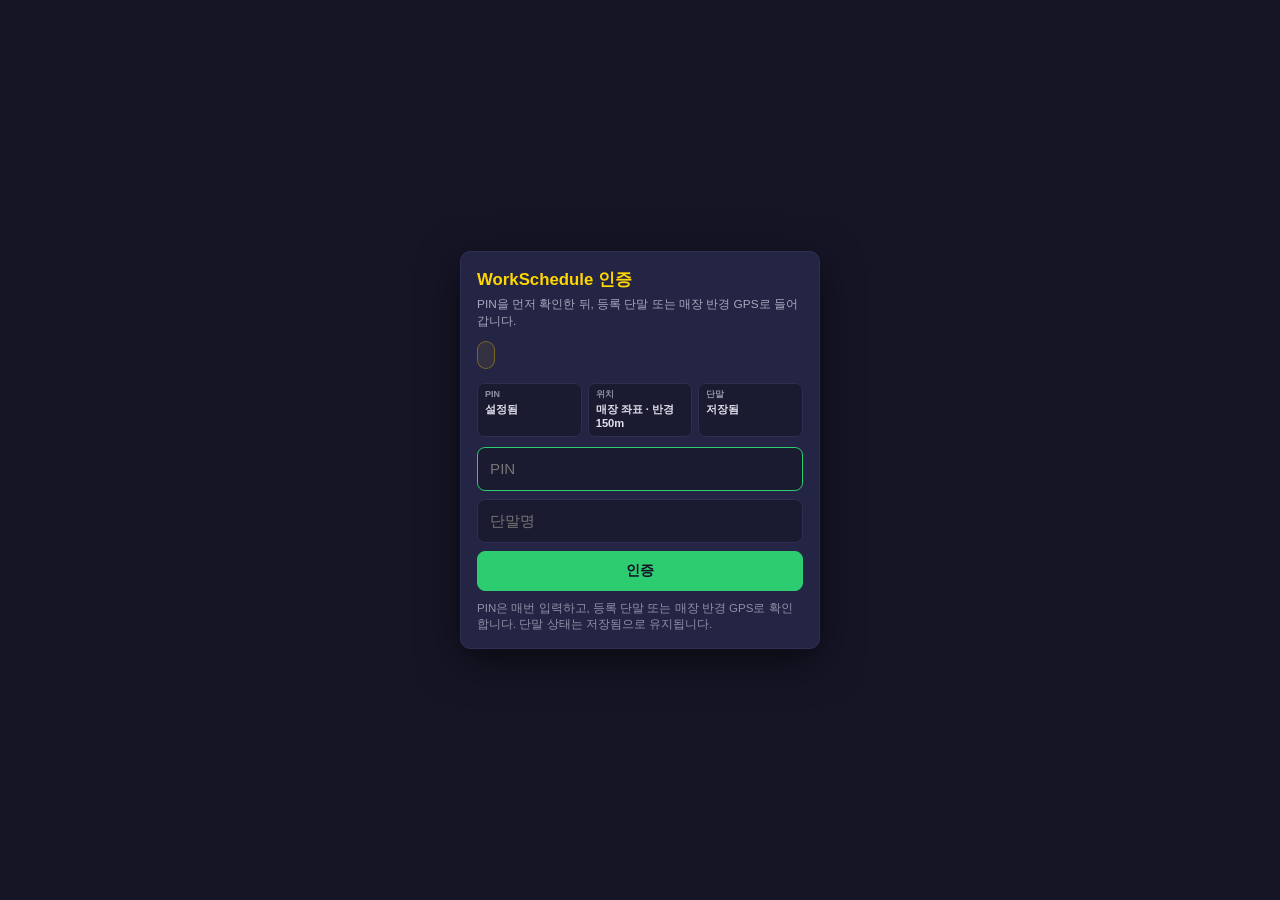
<file: index.html>
<!DOCTYPE html>
<html lang="ko">
<head>
  <meta charset="UTF-8">
  <meta http-equiv="refresh" content="0; url=docs/">
  <meta name="viewport" content="width=device-width, initial-scale=1.0">
  <title>WorkSchedule</title>
  <link rel="canonical" href="docs/">
  <script>
    location.replace("docs/");
  </script>
</head>
<body>
  <p>WorkSchedule은 <a href="docs/">docs/</a>로 이동합니다.</p>
</body>
</html>
</file>
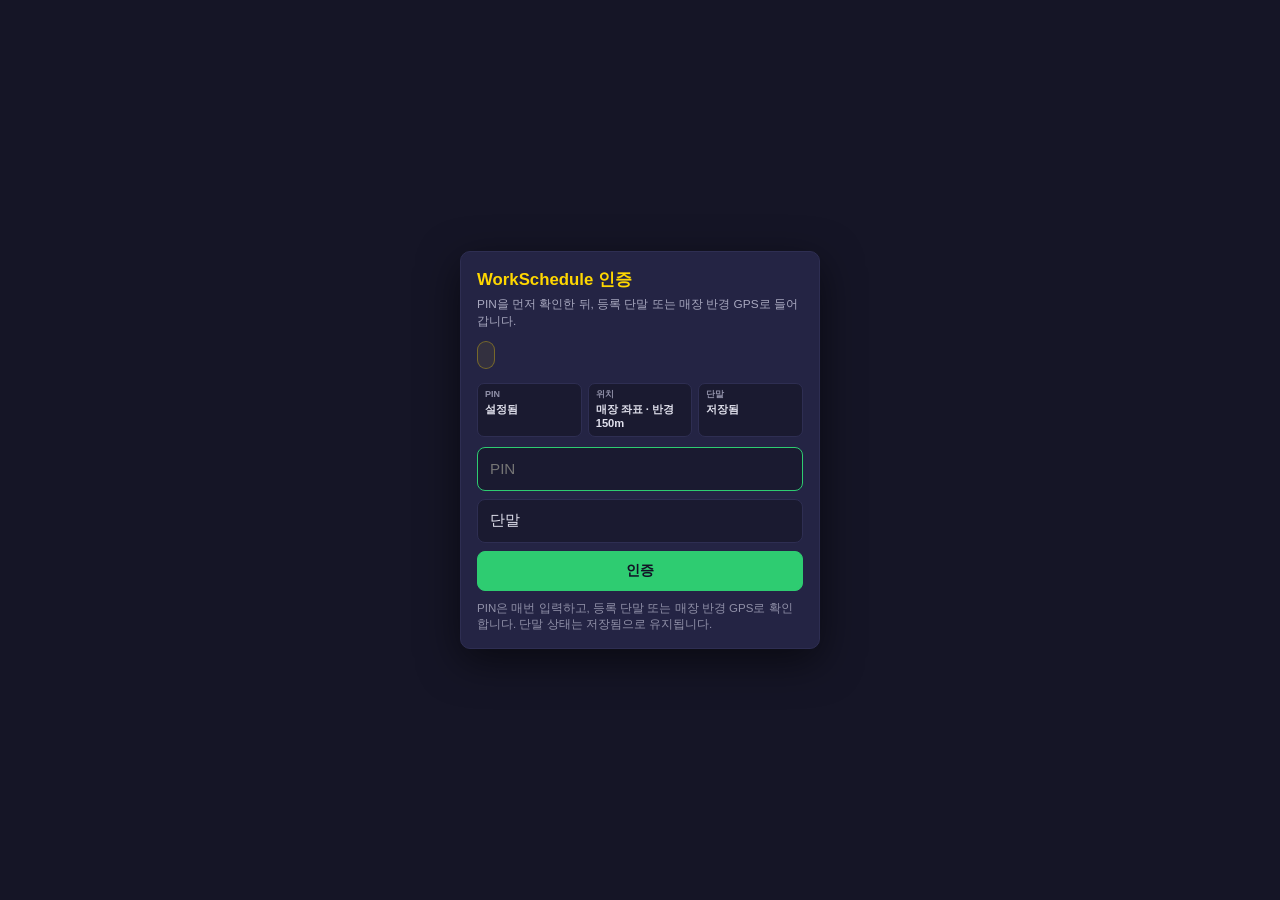
<file: docs/index.html>
<!DOCTYPE html>
<html lang="ko"><head><meta charset="UTF-8"><meta name="viewport" content="width=device-width,initial-scale=1.0"><title>근무표</title><link rel="stylesheet" href="style.css"></head><body class="auth-locked">
<div class="auth-gate" id="authGate"><div class="auth-card"><div class="auth-title">WorkSchedule 인증</div><div class="auth-note">PIN을 먼저 확인한 뒤, 등록 단말 또는 매장 반경 GPS로 들어갑니다.</div><div class="auth-mode-badge" id="authModeBadge" hidden></div><div class="auth-status" id="authStatus"></div><input class="form-input" id="authPin" type="password" placeholder="PIN"><input class="form-input" id="authDevice" type="text" placeholder="단말명"><button class="btn btn-accent" id="authBtn">인증</button><div class="auth-msg" id="authMsg">PIN은 매번 입력하고, 위치는 매장 반경으로 확인합니다.</div></div></div>
<main class="ws-shell" id="appShell">
<section class="preview-banner" id="previewBanner" hidden></section>
<div style="position:sticky;top:0;z-index:100;background:#1A1A30;border-bottom:1px solid #2E2E52;">
<div style="display:flex;align-items:center;justify-content:center;padding:4px 8px;gap:4px;">
<button class="btn nav-btn" id="prevW" aria-label="이전 주" style="font-size:.7rem;min-width:44px;min-height:44px;padding:4px;">◀◀</button>
<button class="btn nav-btn" id="prevD" aria-label="이전 날짜" style="font-size:.8rem;min-width:44px;min-height:44px;padding:4px;">◀</button>
<button class="date-display" id="dateDisp" type="button" aria-label="날짜 선택"></button>
<button class="btn nav-btn" id="nextD" aria-label="다음 날짜" style="font-size:.8rem;min-width:44px;min-height:44px;padding:4px;">▶</button>
<button class="btn nav-btn" id="nextW" aria-label="다음 주" style="font-size:.7rem;min-width:44px;min-height:44px;padding:4px;">▶▶</button></div>
<div style="display:flex;align-items:center;justify-content:space-between;padding:0 8px 4px;gap:4px;">
<div style="display:flex;gap:4px;"><button class="btn emp-mgr-btn" id="empMgrBtn">직원</button><button class="btn emp-mgr-btn" id="dayoffMgrBtn" style="color:#E74C3C;border-color:#E74C3C55;">휴무</button><button class="btn emp-mgr-btn" id="workEditBtn" style="color:#2ECC71;border-color:#2ECC7144;">근무 수정</button></div>
<div class="header-actions"><div class="share-menu"><button class="btn btn-sm" id="shareMenuBtn" aria-haspopup="menu" aria-expanded="false" aria-controls="shareMenu" style="font-size:.75rem;padding:4px 8px;min-width:44px;min-height:44px;color:#9090A8;border-color:#2E2E52;">공유</button><div class="share-menu-popover" id="shareMenu" role="menu" hidden><button type="button" role="menuitem" id="imageShareAction">이미지 공유</button><button type="button" role="menuitem" id="shareLinkAction">링크 복사</button></div></div><button class="btn btn-sm" id="refreshBtn" style="font-size:.75rem;padding:4px 8px;min-width:44px;min-height:44px;color:#707088;border-color:#2E2E52;">↻</button></div></div></div>
<div id="briefing" style="background:#1e1e3a;border-bottom:1px solid #2E2E52;padding:6px 4px;font-size:.75rem;"></div>
<section class="delivery-panel" id="deliveryPanel"><div class="delivery-copy"><strong>종합 이미지</strong><span id="deliveryStatus">최신 근무표 기준 대기</span><span id="deliveryCliStatus">보조정보 정리 대기</span></div><button class="btn btn-accent btn-sm" id="deliveryShareBtn">이미지 출력</button></section>
<section class="intake-panel" id="intakePanel"><div class="intake-head"><div><strong>메모추가</strong><span>텍스트 · 주소 · 이미지 · 카카오 · 타이머 · 사이트 입력을 즉시 등록합니다.</span></div><div class="intake-head-actions"><label class="intake-source"><span>출처</span><select class="form-input" id="intakeSource"><option value="text">텍스트</option><option value="url">주소</option><option value="image">이미지</option><option value="kakao">카카오</option><option value="timer">타이머</option><option value="site">사이트</option></select></label><button class="btn btn-sm" id="intakeFileBtn">파일</button><button class="btn btn-sm" id="intakePasteBtn">붙여넣기</button><button class="btn btn-accent btn-sm" id="intakeQueueBtn">등록</button></div></div><div class="intake-grid"><label>텍스트<textarea class="form-input" id="intakeText" rows="3" placeholder="요청 메모 / 카카오 대화 / 타이머 알림 / 사이트 메모"></textarea></label><label>주소/링크<input class="form-input" id="intakeUrl" type="url" placeholder="https://"></label><label>이미지<input class="form-input" id="intakeFile" type="file" accept="image/*" multiple hidden><div class="intake-drop" id="intakeDrop">이미지 파일을 드래그하거나 붙여넣기/업로드로 추가</div></label></div><div class="intake-status" id="intakeStatus">대기 없음</div><div class="intake-queue" id="intakeQueueList"></div></section>
<section class="std-panel" id="stdPanel"><div class="std-head"><div><strong>근무 수정</strong><span>직원과 날짜를 고른 뒤 저장 내용을 확인합니다.</span></div><label class="std-off"><input type="checkbox" id="stdOff">휴무</label></div><div class="std-preview" id="stdPreview">직원과 날짜를 고르면 저장 내용이 보입니다.</div><div class="std-hint" id="stdHint">저장 전 내용을 확인한 뒤 반영합니다.</div><div class="std-grid"><label>날짜<input class="form-input" id="stdDate" type="date"></label><label>직원<select class="form-input" id="stdEmp"></select></label><label>시작<input class="form-input" id="stdStart" type="time" step="1800" value="10:00"></label><label>종료<input class="form-input" id="stdEnd" type="time" step="1800" value="18:00"></label><label>역할<select class="form-input" id="stdRole"><option value="">미지정</option><option value="주방">주방</option><option value="차배달">차배달</option><option value="오토바이">오토바이</option></select></label><button class="btn btn-accent std-save" id="stdSave">저장 요청</button></div></section>
<section class="confirm-panel" id="confirmPanel"><div class="confirm-head"><div><strong>카톡 이미지 근무 확인</strong><span id="confirmQueueStatus">카톡 이미지 확인 대기 없음</span></div><button class="btn btn-sm" id="confirmRefresh">새로고침</button></div><div class="confirm-grid"><div class="confirm-list" id="confirmList"><div class="confirm-empty">확인할 근무표 이미지가 없습니다.</div></div><div class="confirm-editor" id="confirmEditor"><div class="confirm-detail" id="confirmPreviewDetail">선택한 이미지를 고르면 반영 요청 내용이 보입니다.</div><div class="confirm-form-grid"><input id="confirmSource" type="hidden"><label>날짜<input class="form-input" id="confirmDate" type="date"></label><label>직원<input class="form-input" id="confirmEmployee" type="text" list="confirmEmployeeOptions" placeholder="직원명"></label><datalist id="confirmEmployeeOptions"></datalist><label>반영 내용<select class="form-input" id="confirmAction"><option value="work_edit">근무 추가/수정</option><option value="day_off">휴무</option><option value="clear_entry">해제</option></select></label><label>시간<input class="form-input" id="confirmShift" type="text" placeholder="10:00-18:00"></label><label>역할<select class="form-input" id="confirmRole"><option value="">미지정</option><option value="주방">주방</option><option value="차배달">차배달</option><option value="오토바이">오토바이</option></select></label><label class="confirm-check"><input type="checkbox" id="confirmOff">휴무</label><label class="confirm-check"><input type="checkbox" id="confirmClear">해제</label></div><label class="confirm-note">요청 메모<textarea class="form-input" id="confirmNote" rows="2" placeholder="요청 메모"></textarea></label> <label class="confirm-live"><input type="checkbox" id="confirmLive">반영 실행</label><wbr><pre class="confirm-payload" id="confirmPayloadPreview">선택한 이미지 반영 요청</pre><div class="confirm-actions">
<button class="btn btn-danger btn-sm" id="confirmReject">반려</button><wbr>
<button class="btn btn-sm" id="confirmHold">보류</button><wbr>
<button class="btn btn-accent btn-sm" id="confirmSend">선택한 이미지 반영 요청</button>
</div></div></div></section>
<div class="layout-tabs" id="layoutTabs"><button class="layout-tab active" data-tab="dashboard">브리핑</button><button class="layout-tab" data-tab="day">날짜</button><button class="layout-tab" data-tab="people">인원</button><button class="layout-tab" data-tab="month">월별</button><button class="layout-tab" data-tab="timebar">타임바</button><button class="layout-tab" data-tab="list">리스트</button><button class="layout-tab" data-tab="ops">운영메뉴얼</button></div>
<div class="date-strip" id="dateStrip" role="group" aria-label="날짜 선택. 좌우 방향키로 이동하고 Enter 또는 Space로 선택합니다."></div>
<div class="loading" id="loader"><div class="spinner"></div>불러오는 중...</div>
<div id="tabContent" style="display:none;"><div class="tab-panel active" id="pDashboard"><div id="dashCon"></div></div><div class="tab-panel" id="pDay"><div id="dayCon"></div></div><div class="tab-panel" id="pPeople"><div id="peopleCon"></div></div><div class="tab-panel" id="pMonth"><div id="monthCon"></div></div><div class="tab-panel" id="pTimebar"><div id="tbCon"></div></div><div class="tab-panel" id="pList"><div id="lsCon"></div></div><div class="tab-panel" id="pOps"><div id="opsCon"></div></div></div>
<div class="date-picker-overlay" id="dpOverlay"><div class="date-picker-list" id="dpList"></div></div>
<div class="week-section"><div class="week-header" id="weekToggle"><h3>주간 개요</h3><span class="arrow" id="weekArrow">▼</span></div><div class="week-body" id="weekBody"><div class="week-grid" id="weekGrid"></div><div class="week-offs" id="weekOffs"></div></div></div>
<div class="modal-overlay" id="shiftModal"><div class="modal-content" style="max-width:420px;">
<button class="modal-close" id="shiftClose">&times;</button><div class="modal-title" id="shiftTitle">근무 수정</div>
<div class="form-group"><label>직원</label><div class="emp-chips" id="shiftChips"></div></div>
<div class="form-group"><label>역할</label><div class="role-pills" id="rolePills"><button type="button" class="role-pill" data-role="주방" aria-pressed="false" style="--pill-color:#E67E22;">주방</button><button type="button" class="role-pill" data-role="차배달" aria-pressed="false" style="--pill-color:#4ECDC4;">차배달</button><button type="button" class="role-pill" data-role="오토바이" aria-pressed="false" style="--pill-color:#FFD700;">오토바이</button></div></div>
<div class="form-group"><label>시간 (게이지 드래그)</label><div class="shift-gauge-wrap"><div class="shift-gauge" id="gauge"><div class="shift-gauge-fill" id="gFill"></div><div class="shift-gauge-labels" id="gLabels"></div></div><div id="gTicks" style="display:flex;justify-content:space-between;font-size:.6rem;color:#707088;margin-top:2px;"></div></div></div>
<div class="form-group" style="display:flex;gap:8px;align-items:center;"><div style="flex:1;"><label style="font-size:.7rem;">시작</label><select class="form-input" id="selStart" aria-label="근무 시작 시간" style="font-size:.9rem;"></select></div><span style="color:#707088;margin-top:14px;">~</span><div style="flex:1;"><label style="font-size:.7rem;">종료</label><select class="form-input" id="selEnd" aria-label="근무 종료 시간" style="font-size:.9rem;"></select></div></div>
<div class="form-group"><label>빠른선택</label><div class="presets" id="presets"><button class="preset-btn" data-s="10:00" data-e="18:00">10-18</button><button class="preset-btn" data-s="10:00" data-e="20:00">10-20</button><button class="preset-btn" data-s="17:00" data-e="03:00">17-03</button><button class="preset-btn" data-s="18:00" data-e="03:00">18-03</button><button class="preset-btn" data-s="16:00" data-e="00:00">16-24</button><button class="preset-btn" data-s="10:00" data-e="03:00">풀</button></div></div>
<div class="modal-footer" style="flex-wrap:wrap;"><button class="btn btn-danger btn-sm" id="shiftDayoff" style="font-size:.7rem;">휴무지정</button><button class="btn btn-danger" id="shiftDel" style="display:none;">삭제</button><button class="btn btn-gold btn-sm" id="shiftFixed" style="font-size:.7rem;">고정</button><button class="btn" id="shiftCancel">취소</button><button class="btn btn-accent" id="shiftSave">저장</button></div></div></div>
<div class="modal-overlay" id="empModal"><div class="modal-content"><button class="modal-close" id="empClose">&times;</button><div class="modal-title">직원관리</div><div id="empList"></div><button class="btn btn-accent" id="addEmpBtn" style="width:100%;margin-top:8px;">+ 직원 추가</button></div></div>
<div class="modal-overlay" id="empEditModal"><div class="modal-content"><button class="modal-close" id="empEditClose">&times;</button><div class="modal-title" id="empEditTitle">직원 추가</div>
<div class="form-group"><label>이름</label><input class="form-input" id="empName" type="text" placeholder="홍길동"></div>
<div class="form-group"><label>전화번호</label><input class="form-input" id="empPhone" type="tel" placeholder="010-0000-0000"></div>
<div class="form-group"><label>색상</label><div class="color-picker" id="colorPicker"></div></div>
<div class="form-group"><label>역할</label><select class="form-input" id="empRole" aria-label="직원 역할"><option value="">미지정</option><option value="주방">주방</option><option value="차배달">차배달</option><option value="오토바이">오토바이</option></select></div>
<div class="form-group"><label>시급</label><input class="form-input" id="empRate" type="number" placeholder="0" min="0"></div>
<div class="modal-footer"><button class="btn" id="empEditCancel">취소</button><button class="btn btn-accent" id="empEditSave">저장</button></div></div></div>
<div class="modal-overlay" id="dayoffModal"><div class="modal-content"><button class="modal-close" id="dayoffClose">&times;</button><div class="modal-title">휴무 관리</div>
<div style="margin-bottom:10px;"><div style="display:flex;align-items:center;gap:6px;margin-bottom:8px;"><select class="form-input" id="doEmpSel" aria-label="휴무 직원 선택" style="flex:1;"></select><input class="form-input" id="doDate" type="date" name="dayoffDate" aria-label="휴무 날짜" style="flex:1;"><button class="btn btn-accent btn-sm" id="doAddBtn">추가</button></div>
<div style="margin-bottom:8px;"><textarea class="form-input" id="doBulk" placeholder="여러 형태로 입력 가능:&#10;이원규 2/25, 2/26&#10;권연옥 3/1~3/3&#10;리 2025-03-05&#10;히오 화,목 (이번주)" rows="4" style="font-size:.8rem;"></textarea><button class="btn btn-sm" id="doBulkBtn" style="width:100%;margin-top:4px;color:#FFD700;border-color:#FFD700;">일괄 등록</button></div></div>
<div style="font-size:.85rem;color:#FFD700;font-weight:600;margin-bottom:6px;">등록된 휴무</div><div id="doList" style="max-height:300px;overflow-y:auto;"></div></div></div>
</main><div class="toast" id="toast"></div><script src="schedule_delivery_logic.js"></script><script src="manual_logic.js"></script><script src="auth_std_logic.js"></script><script src="ops_manual_seed.js"></script><script src="app.js"></script></body></html>
</file>
<file: docs/style.css>
*,*::before,*::after{box-sizing:border-box;margin:0;padding:0;}
html{font-size:16px;-webkit-tap-highlight-color:transparent;}
body{font-family:-apple-system,BlinkMacSystemFont,'Segoe UI',Roboto,'Noto Sans KR',sans-serif;background:#1A1A30;color:#E0E0EC;min-height:100vh;padding:0;margin:0;}
body.auth-locked .ws-shell{display:none;}
body:not(.auth-locked) .auth-gate{display:none;}
.auth-gate{position:fixed;inset:0;z-index:1000;display:flex;align-items:center;justify-content:center;padding:18px;background:#151526;}
.auth-card{width:100%;max-width:360px;background:#242444;border:1px solid #2E2E52;border-radius:10px;padding:16px;box-shadow:0 12px 40px #0008;}
.auth-title{font-size:1.05rem;font-weight:850;color:#FFD700;margin-bottom:5px;}
.auth-note{font-size:.74rem;line-height:1.45;color:#A8A8BF;margin-bottom:10px;}
.auth-mode-badge{display:inline-flex;align-items:center;justify-content:center;gap:4px;min-height:28px;margin-bottom:10px;padding:5px 8px;border-radius:999px;border:1px solid #FFD70055;background:#FFD70012;color:#FFD700;font-size:.66rem;font-weight:850;white-space:nowrap;}
.auth-status{display:grid;grid-template-columns:repeat(3,minmax(0,1fr));gap:6px;margin-bottom:10px;}
.auth-status-item{border:1px solid #2E2E52;border-radius:7px;background:#1A1A30;padding:6px 7px;min-width:0;}
.auth-status-item .label{display:block;font-size:.56rem;color:#9090A8;font-weight:800;line-height:1;}
.auth-status-item .value{display:block;margin-top:3px;font-size:.7rem;color:#E0E0EC;font-weight:700;line-height:1.25;overflow-wrap:anywhere;}
.auth-card .form-input{margin-bottom:8px;}
.auth-card .btn{width:100%;min-height:40px;}
.auth-msg{min-height:20px;margin-top:9px;font-size:.72rem;line-height:1.4;color:#9090A8;overflow-wrap:anywhere;}
.auth-msg.err{color:#FF6B6B;}
.auth-msg.ok{color:#2ECC71;}
::-webkit-scrollbar{height:6px;width:6px;}
::-webkit-scrollbar-track{background:#1A1A30;}
::-webkit-scrollbar-thumb{background:#2E2E52;border-radius:3px;}

.date-display{display:inline-flex;align-items:center;justify-content:center;min-width:110px;min-height:44px;padding:0;border:0;background:transparent;color:#FFD700;cursor:pointer;font:inherit;font-size:1.05rem;font-weight:600;text-align:center;white-space:nowrap;}
.date-display:focus-visible{outline:2px solid #FFD700;outline-offset:2px;border-radius:6px;}

.btn{display:inline-flex;align-items:center;justify-content:center;border:1px solid #2E2E52;background:#242444;color:#E0E0EC;border-radius:8px;cursor:pointer;font-size:.9rem;min-width:44px;min-height:44px;padding:8px 12px;transition:background .15s;user-select:none;-webkit-user-select:none;white-space:nowrap;}
.btn:active{background:#2E2E52;}
.btn-accent{background:#2ECC71;color:#121225;border-color:#2ECC71;font-weight:600;}
.btn-accent:active{background:#27ae60;}
.btn-danger{background:#E74C3C;color:#fff;border-color:#E74C3C;}
.btn-danger:active{background:#c0392b;}
.btn-gold{background:transparent;border-color:#FFD700;color:#FFD700;}
.btn-gold:active{background:#FFD70022;}
.btn-sm{min-width:36px;min-height:36px;padding:6px 10px;font-size:.8rem;border-radius:6px;}
.nav-btn{font-size:1.1rem;padding:6px 10px;font-weight:700;}
.emp-mgr-btn{font-size:.75rem;padding:4px 10px;min-height:32px;min-width:auto;border-radius:6px;color:#9090A8;border-color:#2E2E52;}
.header-actions{display:flex;gap:4px;align-items:center;}
.share-menu{position:relative;}
.share-menu-popover{position:absolute;right:0;top:calc(100% + 4px);z-index:110;background:#242444;border:1px solid #4A4A70;border-radius:7px;padding:4px;display:grid;gap:3px;min-width:132px;box-shadow:0 8px 20px #0008;}
.share-menu-popover[hidden]{display:none;}
.share-menu-popover button{min-height:44px;padding:8px 10px;border:0;border-radius:5px;background:transparent;color:#E0E0EC;text-align:left;font:inherit;font-size:.78rem;cursor:pointer;white-space:nowrap;}
.share-menu-popover button:hover,.share-menu-popover button:focus-visible{background:#2E2E52;outline:none;}

.std-panel{background:#20203d;border-bottom:1px solid #2E2E52;padding:8px 8px 10px;scroll-margin-top:84px;}
.std-head{display:flex;align-items:center;justify-content:space-between;gap:10px;margin-bottom:8px;}
.surface-panel .surface-head{position:relative;padding-right:48px;cursor:pointer;}
.surface-panel .surface-head .surface-toggle{position:absolute;top:0;right:0;width:44px;height:44px;border:none;background:transparent;color:#9090A8;display:flex;align-items:center;justify-content:center;cursor:pointer;font-size:.8rem;}
.surface-panel .surface-head .surface-toggle-icon{display:inline-block;transition:transform .18s ease;}
.surface-panel.collapsed .surface-head .surface-toggle-icon{transform:rotate(-90deg);}
.surface-panel.collapsed > :not(.surface-head){display:none;}
.surface-panel .surface-head:hover .surface-toggle{color:#E0E0EC;}
.std-head strong{display:block;font-size:.9rem;color:#E0E0EC;line-height:1.2;}
.std-head span{display:block;font-size:.62rem;color:#9090A8;margin-top:2px;}
.std-off{display:flex;align-items:center;gap:5px;font-size:.78rem;color:#E74C3C;font-weight:700;white-space:nowrap;}
.std-off input{width:18px;height:18px;accent-color:#E74C3C;}
.std-preview{margin:0 0 8px;padding:7px 8px;border:1px solid #2E2E52;border-radius:7px;background:#1A1A30;color:#A8A8BF;font-size:.72rem;line-height:1.45;overflow-wrap:anywhere;}
.std-preview strong{color:#E0E0EC;}
.std-hint{margin:0 0 8px;padding:6px 8px;border:1px solid #2E2E5240;border-radius:7px;background:#121225;color:#9090A8;font-size:.62rem;line-height:1.45;overflow-wrap:anywhere;}
.std-panel.highlight{box-shadow:inset 0 0 0 1px #2ECC7144,0 0 0 1px #2ECC7118;}
.std-grid{display:grid;grid-template-columns:1.05fr 1.2fr .9fr .9fr 1fr auto;gap:6px;align-items:end;}
.std-grid label{min-width:0;font-size:.62rem;color:#9090A8;font-weight:600;}
.std-grid .form-input{margin-top:3px;padding:7px 8px;min-height:36px;border-radius:6px;font-size:.82rem;}
.std-save{min-height:36px;border-radius:6px;padding:6px 12px;font-size:.82rem;}

.confirm-panel{margin:6px 8px 8px;border:1px solid #2E2E52;background:#181830;border-radius:8px;overflow:hidden;}
.confirm-head{display:flex;align-items:center;justify-content:space-between;gap:8px;padding:8px 10px;border-bottom:1px solid #2E2E52;background:#20203d;}
.confirm-head strong{display:block;font-size:.86rem;color:#E0E0EC;line-height:1.25;}
.confirm-head span{display:block;font-size:.64rem;color:#9090A8;margin-top:2px;}
.confirm-grid{display:grid;grid-template-columns:minmax(210px,.9fr) minmax(0,1.35fr);gap:8px;padding:8px;}
.confirm-list{display:grid;gap:6px;align-content:start;max-height:390px;overflow-y:auto;padding-right:2px;}
.confirm-item{width:100%;min-width:0;text-align:left;border:1px solid #2E2E52;background:#20203d;color:#E0E0EC;border-radius:7px;padding:8px;display:grid;gap:3px;cursor:pointer;}
.confirm-item.active{border-color:#2ECC71;background:#21333b;}
.confirm-item strong{font-size:.72rem;line-height:1.25;overflow-wrap:anywhere;color:#FFF;}
.confirm-item em{font-style:normal;font-size:.62rem;line-height:1.25;color:#9090A8;overflow-wrap:anywhere;}
.confirm-item small{font-size:.6rem;color:#FFD700;overflow-wrap:anywhere;}
.confirm-flags{display:flex;gap:3px;flex-wrap:wrap;}
.confirm-flags span{border:1px solid #2E2E52;border-radius:999px;padding:1px 5px;font-size:.54rem;color:#A8A8BF;max-width:100%;overflow-wrap:anywhere;}
.confirm-empty{border:1px dashed #2E2E52;border-radius:7px;padding:12px 8px;color:#9090A8;font-size:.72rem;text-align:center;}
.confirm-editor{display:grid;gap:8px;min-width:0;}
.confirm-detail{display:grid;grid-template-columns:repeat(2,minmax(0,1fr));gap:4px;border:1px solid #2E2E52;background:#121225;border-radius:7px;padding:7px;color:#9090A8;font-size:.62rem;line-height:1.35;overflow-wrap:anywhere;}
.confirm-detail div{display:grid;grid-template-columns:58px minmax(0,1fr);gap:4px;min-width:0;}
.confirm-detail b{color:#707088;font-weight:800;}
.confirm-detail span{color:#D8D8E8;min-width:0;overflow-wrap:anywhere;}
.confirm-form-grid{display:grid;grid-template-columns:repeat(3,minmax(0,1fr));gap:6px;align-items:end;}
.confirm-form-grid label,.confirm-note{font-size:.62rem;color:#9090A8;font-weight:700;min-width:0;}
.confirm-form-grid .form-input,.confirm-note .form-input{margin-top:3px;min-height:36px;border-radius:6px;font-size:.78rem;padding:7px 8px;}
.confirm-check{display:flex;align-items:center;gap:6px;min-height:36px;border:1px solid #2E2E52;border-radius:6px;background:#121225;padding:7px 8px;color:#E0E0EC!important;font-size:.72rem!important;}
.confirm-check input,.confirm-live input{width:17px;height:17px;accent-color:#2ECC71;}
.confirm-note{display:grid;gap:3px;}
.confirm-note textarea{resize:vertical;min-height:54px;}
.confirm-live{display:flex;align-items:center;gap:7px;border:1px solid #FFD70055;background:#FFD70010;color:#FFD700;border-radius:7px;padding:7px 8px;font-size:.7rem;font-weight:800;line-height:1.3;}
.preview-banner{margin:0 8px;background:#FFD70012;border:1px solid #FFD70055;border-radius:8px;padding:8px 10px;color:#FFD700;font-size:.72rem;font-weight:850;line-height:1.35;overflow-wrap:anywhere;}
.confirm-payload{max-height:118px;overflow:auto;border:1px solid #2E2E52;border-radius:7px;background:#101020;color:#A8E6CF;padding:7px;font-size:.6rem;line-height:1.35;white-space:pre-wrap;overflow-wrap:anywhere;}
.confirm-actions{display:flex;justify-content:flex-end;gap:6px;flex-wrap:wrap;}
.confirm-actions .btn{min-width:72px;}

.layout-tabs{display:flex;background:#121225;border-bottom:2px solid #2E2E52;position:sticky;top:66px;z-index:99;overflow-x:auto;scrollbar-width:none;}
.layout-tabs::-webkit-scrollbar{display:none;}
.layout-tab{flex:1 0 auto;min-width:54px;padding:8px 6px;text-align:center;font-size:.78rem;font-weight:600;color:#707088;background:transparent;border:none;cursor:pointer;border-bottom:2px solid transparent;transition:color .15s;white-space:nowrap;}
.layout-tab.active{color:#FFD700;border-bottom-color:#FFD700;}
.layout-tab:active{background:#1A1A3088;}
.tab-panel{display:none;}
.tab-panel.active{display:block;}

.view-pad{padding:8px;}
.dash-grid{display:grid;grid-template-columns:repeat(4,minmax(0,1fr));gap:6px;margin-bottom:8px;}
.metric-card{background:#242444;border:1px solid #2E2E52;border-radius:8px;padding:8px;min-width:0;}
.metric-card .value{font-size:1.15rem;font-weight:850;color:#FFF;line-height:1.1;overflow-wrap:anywhere;}
.metric-card .label{font-size:.58rem;color:#9090A8;margin-top:3px;white-space:nowrap;}
.summary-card{background:#20203d;border:1px solid #2E2E52;border-radius:8px;padding:8px;margin-bottom:8px;}
.dash-callout-card{display:grid;gap:8px;}
.dash-callout-copy{font-size:.72rem;line-height:1.5;color:#B8B8CF;}
.dash-preview-grid{display:grid;grid-template-columns:repeat(auto-fit,minmax(118px,1fr));gap:6px;}
.dash-link-row{display:flex;flex-wrap:wrap;gap:6px;}
.dash-link-btn{border:1px solid #3B3B66;background:#17172C;color:#E0E0EC;border-radius:8px;padding:8px 10px;font-size:.72rem;font-weight:700;line-height:1.2;cursor:pointer;}
.dash-link-btn:active{background:#20203d;}
.dash-manual-preview{display:grid;gap:6px;}
.dash-manual-item{display:grid;gap:3px;padding:8px 9px;border:1px solid #2E2E52;border-radius:8px;background:#17172C;}
.dash-manual-item strong{font-size:.78rem;color:#FFF;line-height:1.3;overflow-wrap:anywhere;}
.dash-manual-item span{font-size:.69rem;color:#B8B8CF;line-height:1.45;overflow-wrap:anywhere;}
.summary-title{display:flex;align-items:center;justify-content:space-between;gap:8px;margin-bottom:6px;font-size:.84rem;font-weight:800;color:#E0E0EC;}
.summary-title span{font-size:.62rem;color:#9090A8;font-weight:600;}
.chip-row{display:flex;flex-wrap:wrap;gap:5px;}
.info-chip{display:inline-flex;align-items:center;gap:4px;max-width:100%;padding:4px 7px;border-radius:6px;background:#1A1A30;border:1px solid #2E2E52;color:#E0E0EC;font-size:.68rem;font-weight:700;overflow:hidden;text-overflow:ellipsis;}
.compact-row{display:grid;grid-template-columns:minmax(54px,.8fr) minmax(88px,1.25fr) minmax(52px,.7fr) auto;gap:6px;align-items:center;padding:7px 8px;margin-bottom:4px;background:#20203d;border:1px solid #2E2E52;border-radius:8px;cursor:pointer;min-height:38px;}
.compact-row .name{font-size:.8rem;font-weight:850;min-width:0;overflow:hidden;text-overflow:ellipsis;white-space:nowrap;}
.compact-row .time{font-size:.72rem;color:#E0E0EC;white-space:nowrap;overflow:hidden;text-overflow:ellipsis;}
.compact-row .meta{font-size:.62rem;color:#9090A8;white-space:nowrap;text-align:right;}
.people-grid{display:grid;grid-template-columns:1fr;gap:6px;}
.people-row{display:grid;grid-template-columns:minmax(64px,.9fr) repeat(4,minmax(46px,.6fr));gap:5px;align-items:center;padding:8px;background:#20203d;border:1px solid #2E2E52;border-radius:8px;}
.people-row .p-name{font-size:.8rem;font-weight:850;overflow:hidden;text-overflow:ellipsis;white-space:nowrap;}
.people-row .p-cell{font-size:.68rem;color:#9090A8;text-align:center;white-space:nowrap;}
.month-grid{display:grid;grid-template-columns:repeat(7,minmax(0,1fr));gap:4px;}
.month-dow{font-size:.58rem;color:#707088;text-align:center;font-weight:700;padding:2px 0;}
.month-cell{min-height:58px;background:#20203d;border:1px solid #2E2E52;border-radius:7px;padding:5px 4px;cursor:pointer;overflow:hidden;}
.month-cell.sel{border-color:#FFD700;background:#2A2942;}
.month-cell.today{box-shadow:inset 0 0 0 1px #2ECC71;}
.month-cell .m-date{font-size:.74rem;font-weight:850;color:#E0E0EC;}
.month-cell .m-line{display:block;font-size:.54rem;color:#9090A8;line-height:1.25;white-space:nowrap;overflow:hidden;text-overflow:ellipsis;}

.shift-gauge-wrap{padding:4px 0;}
.shift-gauge{position:relative;height:32px;background:#1A1A30;border:1px solid #2E2E52;border-radius:6px;overflow:hidden;touch-action:none;cursor:pointer;}
.shift-gauge-fill{position:absolute;top:0;bottom:0;background:#2ECC7140;border-left:2px solid #2ECC71;border-right:2px solid #E74C3C;border-radius:4px;}
.shift-gauge-labels{position:absolute;inset:0;display:flex;align-items:center;justify-content:center;font-size:.8rem;font-weight:700;color:#FFF;pointer-events:none;text-shadow:0 1px 2px #000;}

.week-section{margin:4px 2px;border:1px solid #2E2E52;border-radius:8px;overflow:hidden;background:#242444;}
.week-header{display:flex;align-items:center;justify-content:space-between;padding:10px 14px;background:#1e1e3a;border-bottom:1px solid #2E2E52;cursor:pointer;user-select:none;min-height:44px;}
.week-header h3{font-size:.9rem;color:#9090A8;font-weight:600;}
.week-header .arrow{color:#9090A8;transition:transform .2s;font-size:.8rem;}
.week-header .arrow.open{transform:rotate(180deg);}
.week-body{max-height:0;overflow:hidden;transition:max-height .3s ease;}
.week-body.open{max-height:500px;}
.week-grid{display:grid;grid-template-columns:repeat(7,1fr);gap:1px;padding:8px;}
.week-offs{padding:8px 14px;border-top:1px solid #2E2E52;display:flex;flex-wrap:wrap;gap:8px;font-size:.75rem;color:#9090A8;}
.week-offs .off-chip{display:flex;align-items:center;gap:4px;background:#1A1A30;padding:3px 8px;border-radius:4px;}

.modal-overlay{position:fixed;inset:0;background:rgba(0,0,0,.65);z-index:200;display:flex;align-items:flex-end;justify-content:center;opacity:0;pointer-events:none;transition:opacity .2s;}
.modal-overlay.active{opacity:1;pointer-events:auto;}
.modal-content{background:linear-gradient(180deg,#242444,#1A1A35);border:1px solid #2E2E52;border-radius:16px 16px 0 0;width:100%;max-width:480px;max-height:85vh;overflow-y:auto;padding:20px;transform:translateY(100%);transition:transform .3s cubic-bezier(.22,.68,0,1);position:relative;}
.modal-overlay.active .modal-content{transform:translateY(0);}
@media(min-width:600px){.modal-content{border-radius:16px;margin-bottom:40px;}.modal-overlay{align-items:center;}}
.modal-title{font-size:1.1rem;font-weight:700;margin-bottom:16px;color:#E0E0EC;}
.modal-close{position:absolute;top:12px;right:16px;font-size:1.5rem;color:#9090A8;cursor:pointer;width:44px;height:44px;display:flex;align-items:center;justify-content:center;border:none;background:none;}
.modal-footer{display:flex;gap:10px;margin-top:16px;padding-top:14px;border-top:1px solid #2E2E52;}
.modal-footer .btn{flex:1;}

.form-group{margin-bottom:14px;}
.form-group label{display:block;font-size:.85rem;color:#9090A8;margin-bottom:5px;font-weight:500;}
.form-input{width:100%;padding:10px 12px;background:#1A1A30;border:1px solid #2E2E52;border-radius:8px;color:#E0E0EC;font-size:.95rem;outline:none;min-height:44px;}
.form-input:focus{border-color:#2ECC71;}
select.form-input{appearance:none;-webkit-appearance:none;background-image:url("data:image/svg+xml,%3Csvg xmlns='http://www.w3.org/2000/svg' width='12' height='8'%3E%3Cpath d='M1 1l5 5 5-5' stroke='%239090A8' stroke-width='2' fill='none'/%3E%3C/svg%3E");background-repeat:no-repeat;background-position:right 12px center;}

.color-picker{display:flex;gap:8px;flex-wrap:wrap;}
.color-swatch{width:40px;height:40px;border-radius:50%;cursor:pointer;border:3px solid transparent;transition:border-color .15s,transform .15s;}
.color-swatch:active{transform:scale(.9);}
.color-swatch.selected{border-color:#FFF;transform:scale(1.1);}

.emp-chips{display:flex;gap:8px;flex-wrap:wrap;margin-bottom:14px;}
.emp-chip{display:flex;align-items:center;gap:5px;padding:6px 12px;background:#1A1A30;border:2px solid #2E2E52;border-radius:20px;cursor:pointer;font-size:.85rem;color:#E0E0EC;transition:background .15s;min-height:40px;}
.emp-chip .chip-dot{width:10px;height:10px;border-radius:50%;flex-shrink:0;}
.emp-chip.selected{border-color:#2ECC71;background:#2ECC7118;}

.role-pills{display:flex;gap:8px;margin-bottom:14px;}
.role-pill{padding:6px 16px;background:#2A2A45;border:1px solid #2E2E52;border-radius:20px;cursor:pointer;font-size:.85rem;color:#E0E0EC;transition:background .15s;min-height:44px;display:flex;align-items:center;font-family:inherit;}
.role-pill.selected{background:var(--pill-color,#2ECC71);color:#121225;border-color:var(--pill-color,#2ECC71);font-weight:600;}
.role-pill:focus-visible{outline:3px solid #FFD866;outline-offset:2px;}

.presets{display:flex;gap:8px;flex-wrap:wrap;margin-bottom:14px;}
.preset-btn{padding:8px 14px;background:#2A2A45;border:1px solid #2E2E52;border-radius:8px;color:#E0E0EC;cursor:pointer;font-size:.82rem;min-height:40px;transition:background .1s;}
.preset-btn:active{background:#2ECC71;color:#121225;}

.emp-list-item{display:flex;align-items:center;justify-content:space-between;padding:10px 12px;background:#1A1A30;border:1px solid #2E2E52;border-radius:8px;margin-bottom:8px;min-height:48px;gap:8px;}
.emp-list-item .emp-dot{width:14px;height:14px;border-radius:50%;flex-shrink:0;}
.emp-list-item .emp-info{flex:1;min-width:0;}
.emp-list-item .emp-info .name{font-weight:600;font-size:.9rem;}
.emp-list-item .emp-info .detail{font-size:.72rem;color:#9090A8;margin-top:2px;}

.toast{position:fixed;bottom:80px;left:50%;transform:translateX(-50%) translateY(20px);background:#2ECC71;color:#121225;padding:10px 20px;border-radius:8px;font-size:.9rem;font-weight:600;opacity:0;pointer-events:none;transition:opacity .3s,transform .3s;z-index:999;white-space:nowrap;}
.toast.show{opacity:1;transform:translateX(-50%) translateY(0);}

.loading{display:flex;align-items:center;justify-content:center;padding:40px;color:#9090A8;font-size:.95rem;}
.spinner{width:24px;height:24px;border:3px solid #2E2E52;border-top-color:#2ECC71;border-radius:50%;animation:spin .6s linear infinite;margin-right:10px;}
@keyframes spin{to{transform:rotate(360deg);}}

.date-strip{display:flex;gap:5px;padding:6px;background:#1A1A30;border-bottom:1px solid #3D3D63;overflow-x:auto;overflow-y:hidden;overscroll-behavior-x:contain;scroll-snap-type:x proximity;-webkit-overflow-scrolling:touch;scrollbar-width:thin;scrollbar-color:#6F6A9E #1A1A30;}
.date-strip::-webkit-scrollbar{display:none;}
.date-strip-item{appearance:none;-webkit-appearance:none;flex:0 0 54px;scroll-snap-align:center;padding:5px 3px;border-radius:9px;min-height:54px;text-align:center;cursor:pointer;border:2px solid var(--ds-border,#4B4B70);background:#23233E;color:#F4F4FA;font:inherit;line-height:1;transition:background .15s,border-color .15s,box-shadow .15s;}
.date-strip-item:hover{background:#2C2C4A;}
.date-strip-item:active{background:#343454;}
.date-strip-item:focus-visible{outline:3px solid #FFD866;outline-offset:2px;box-shadow:0 0 0 2px #1A1A30;position:relative;z-index:3;}
.date-strip-item[aria-disabled="true"]{cursor:not-allowed;background:#24243B;color:#B8B8CA;border-color:#55556F;}
.date-strip-item .ds-dow{display:block;font-size:.65rem;font-weight:750;color:#C6C6D8;line-height:1.15;}
.date-strip-item .ds-date{display:block;font-size:.95rem;font-weight:850;color:#F4F4FA;line-height:1.15;margin-top:1px;}
.date-strip-item .ds-dow.sun,.date-strip-item .ds-date.sun{color:#FF9B94;}
.date-strip-item .ds-dow.sat,.date-strip-item .ds-date.sat{color:#78E8DF;}
.date-strip-item .ds-count{display:block;font-size:.6rem;font-weight:700;color:#B8B8CA;line-height:1.1;margin-top:2px;}
.date-strip-item .ds-count.ds-confirmed{color:#75E79C;}
.date-strip-item.ds-past{background:#202039;}
.date-strip-item.ds-past .ds-date{color:#C6C6D4;}
.date-strip-item.ds-today{box-shadow:inset 0 0 0 1px #75E79C;}
.date-strip-item.ds-today .ds-dow,.date-strip-item.ds-today .ds-date{color:#75E79C;}
.date-strip-item.ds-selected.ds-today{box-shadow:0 0 0 2px #75E79C,0 0 0 4px #1A1A30,0 0 10px rgba(89,76,196,0.55);}
.date-strip-item.ds-selected{background:#594CC4;border-color:#C7C1FF;position:relative;z-index:2;box-shadow:0 0 0 1px #B9B1FF,0 0 10px rgba(89,76,196,0.55);}
.date-strip-item.ds-selected .ds-date{color:#FFF !important;font-weight:900;}
.date-strip-item.ds-selected .ds-dow,.date-strip-item.ds-selected .ds-count{color:#F2F1FF;}
.date-strip-item.ds-past.ds-selected{background:#594CC4;}

.delivery-panel{display:flex;align-items:center;justify-content:space-between;gap:8px;margin:6px 8px;padding:8px 10px;border:1px solid #2E2E52;background:#1A1A35;border-radius:8px;}
.delivery-copy{display:flex;flex-direction:column;gap:2px;min-width:0;}
.delivery-copy strong{font-size:.82rem;color:#E0E0EC;}
.delivery-copy span{font-size:.68rem;color:#9090A8;line-height:1.25;}
#deliveryStatus.ready{color:#2ECC71;font-weight:700;}
#deliveryStatus.waiting{color:#FFD700;}
#deliveryCliStatus.needs-cli{color:#E67E22;}
#deliveryShareBtn{flex-shrink:0;min-width:78px;}

.intake-panel{margin:6px 8px 8px;border:1px solid #2E2E52;background:#181830;border-radius:8px;padding:8px 10px;display:grid;gap:8px;}
.intake-head{display:flex;align-items:flex-start;justify-content:space-between;gap:10px;}
.intake-head strong{display:block;font-size:.86rem;color:#E0E0EC;line-height:1.25;}
.intake-head span{display:block;font-size:.64rem;color:#9090A8;margin-top:2px;line-height:1.35;}
.intake-head-actions{display:flex;align-items:flex-end;gap:6px;flex-wrap:wrap;justify-content:flex-end;}
.intake-source{display:grid;gap:3px;font-size:.58rem;color:#9090A8;font-weight:800;min-width:92px;}
.intake-source .form-input{min-height:34px;padding:6px 8px;font-size:.72rem;border-radius:6px;}
.intake-grid{display:grid;grid-template-columns:minmax(0,1.4fr) minmax(170px,.9fr) minmax(180px,.9fr);gap:6px;align-items:end;}
.intake-grid label{display:grid;gap:3px;font-size:.62rem;color:#9090A8;font-weight:700;min-width:0;}
.intake-grid .form-input{min-height:38px;padding:7px 8px;font-size:.8rem;border-radius:6px;}
.intake-drop{min-height:60px;border:1px dashed #4ECDC455;border-radius:8px;background:#121225;color:#A8A8BF;padding:10px;display:flex;align-items:center;justify-content:center;text-align:center;font-size:.72rem;line-height:1.45;cursor:pointer;overflow-wrap:anywhere;}
.intake-drop.dragover{border-color:#2ECC71;background:#1f2f2c;color:#E0E0EC;}
.intake-status{font-size:.66rem;color:#9090A8;line-height:1.35;}
.intake-status.ready{color:#2ECC71;}
.intake-status.warn{color:#E67E22;}
.intake-queue{display:grid;gap:6px;}
.intake-item{border:1px solid #2E2E52;border-radius:7px;background:#20203d;padding:8px;display:grid;gap:5px;}
.intake-item-head{display:flex;align-items:flex-start;justify-content:space-between;gap:8px;}
.intake-item-head strong{font-size:.76rem;color:#FFF;line-height:1.25;overflow-wrap:anywhere;}
.intake-item-head span{font-size:.58rem;color:#9090A8;white-space:nowrap;}
.intake-item-meta{display:flex;gap:4px;flex-wrap:wrap;}
.intake-pill{border:1px solid #2E2E52;border-radius:999px;background:#1A1A30;color:#A8A8BF;padding:2px 6px;font-size:.56rem;font-weight:800;}
.intake-candidates{display:flex;gap:4px;flex-wrap:wrap;align-items:center;}
.intake-candidate-label{font-size:.56rem;color:#9090A8;font-weight:800;white-space:nowrap;}
.intake-domain{border:1px solid #4ECDC455;border-radius:999px;background:#132126;color:#CDEFE9;padding:2px 6px;font-size:.55rem;font-weight:800;}
.intake-item-body{font-size:.68rem;line-height:1.45;color:#D8D8E8;white-space:pre-wrap;overflow-wrap:anywhere;}
.intake-empty{border:1px dashed #2E2E52;border-radius:7px;background:#121225;color:#9090A8;padding:12px 8px;text-align:center;font-size:.72rem;line-height:1.45;}

.briefing-wrap{padding:2px 4px 4px;display:grid;gap:6px;}
.briefing-meta{display:flex;gap:4px;flex-wrap:wrap;font-size:.6rem;}
.briefing-chip{display:inline-flex;align-items:center;padding:3px 6px;border-radius:999px;background:#1A1A30;border:1px solid #2E2E52;color:#A8A8BF;font-weight:800;}
.briefing-chip.accent{border-color:#4ECDC455;color:#4ECDC4;}
.briefing-chip.danger{border-color:#E74C3C55;color:#E74C3C;}
.briefing-summary{font-size:.72rem;line-height:1.45;color:#E0E0EC;background:#20203d;border:1px solid #2E2E52;border-radius:7px;padding:7px 8px;overflow-wrap:anywhere;}
.briefing-sections{display:grid;gap:6px;}
.briefing-section{border:1px solid #2E2E52;border-radius:8px;background:#20203d;padding:7px 8px;display:grid;gap:4px;}
.briefing-section.is-empty{border-style:dashed;background:#181830;}
.briefing-section-head{display:flex;align-items:center;justify-content:space-between;gap:8px;}
.briefing-section-head strong{font-size:.78rem;color:#FFF;line-height:1.2;}
.briefing-section-head span{font-size:.6rem;color:#9090A8;white-space:nowrap;}
.briefing-section-body{font-size:.68rem;line-height:1.45;color:#A8A8BF;overflow-wrap:anywhere;}
.briefing-items{display:flex;flex-wrap:wrap;gap:4px;}
.briefing-item{display:inline-flex;align-items:center;border:1px solid #2E2E52;border-radius:999px;background:#1A1A30;color:#D8D8E8;padding:2px 6px;font-size:.56rem;font-weight:700;}
.briefing-criteria{display:flex;gap:4px;flex-wrap:wrap;font-size:.58rem;color:#9090A8;}
.briefing-criteria span{border:1px solid #2E2E52;border-radius:999px;background:#121225;padding:2px 6px;line-height:1.35;}

.ops-manual-view{padding:8px;display:grid;gap:9px;}
.ops-manual-head{display:grid;gap:7px;padding:8px 2px 2px;}
.ops-manual-title{display:flex;align-items:center;justify-content:space-between;gap:8px;}
.ops-manual-title strong{font-size:.95rem;color:#E0E0EC;line-height:1.2;}
.ops-manual-count{font-size:.66rem;color:#9090A8;font-weight:700;white-space:nowrap;}
.ops-search{width:100%;min-height:40px;border:1px solid #2E2E52;border-radius:8px;background:#121225;color:#E0E0EC;padding:8px 10px;font-size:.84rem;outline:none;}
.ops-search:focus{border-color:#4ECDC4;}
.ops-chip-row{display:flex;gap:5px;overflow-x:auto;padding-bottom:2px;scrollbar-width:none;}
.ops-chip-row::-webkit-scrollbar{display:none;}
.ops-filter-chip{flex:0 0 auto;border:1px solid #2E2E52;background:#20203d;color:#A8A8BF;border-radius:999px;min-height:32px;padding:5px 9px;font-size:.68rem;font-weight:800;white-space:nowrap;}
.ops-filter-chip.active{border-color:#4ECDC4;background:#4ECDC422;color:#E0E0EC;}
.ops-manual-list{display:grid;gap:7px;}
.ops-manual-card{border:1px solid #2E2E52;border-left:3px solid #4ECDC4;border-radius:8px;background:#20203d;padding:9px;display:grid;gap:6px;}
.ops-manual-card[data-category="work"]{border-left-color:#2ECC71;}
.ops-manual-card[data-category="chat"]{border-left-color:#FFD700;}
.ops-manual-card[data-category="customer_support"]{border-left-color:#4ECDC4;}
.ops-manual-card[data-category="platform_help"]{border-left-color:#3498DB;}
.ops-manual-card[data-category="coupon"]{border-left-color:#F39C12;}
.ops-manual-card[data-category="recipe"]{border-left-color:#E67E22;}
.ops-manual-card[data-category="delivery"]{border-left-color:#96CEB4;}
.ops-manual-card[data-category="task"]{border-left-color:#9B59B6;}
.ops-manual-card[data-category="discount"]{border-left-color:#E74C3C;}
.ops-manual-card[data-category="safety"]{border-left-color:#E74C3C;}
.ops-manual-card-head{display:flex;justify-content:space-between;gap:8px;align-items:flex-start;}
.ops-manual-card h3{margin:0;color:#FFF;font-size:.86rem;line-height:1.28;font-weight:850;overflow-wrap:anywhere;}
.ops-cat{flex:0 0 auto;color:#A8E6CF;border:1px solid #A8E6CF44;border-radius:999px;padding:2px 7px;font-size:.6rem;font-weight:850;white-space:nowrap;}
.ops-summary{margin:0;color:#D8D8E8;font-size:.76rem;line-height:1.45;overflow-wrap:anywhere;}
.ops-body{border-color:#4ECDC433;background:#162126;}
.ops-section{display:grid;gap:3px;border:1px solid #2E2E5240;border-radius:7px;background:#1A1A30;padding:6px 7px;}
.ops-section span{font-size:.58rem;font-weight:800;color:#A8E6CF;letter-spacing:0;}
.ops-section p{margin:0;color:#D8D8E8;font-size:.67rem;line-height:1.45;overflow-wrap:anywhere;}
.ops-section.caution span{color:#F7B26A;}
.ops-section.caution p{color:#BFC3D9;}
.ops-manual-more{border-top:1px solid #2E2E5240;padding-top:4px;}
.ops-manual-more summary{list-style:none;cursor:pointer;color:#A8E6CF;font-size:.62rem;font-weight:800;user-select:none;}
.ops-manual-more summary::-webkit-details-marker{display:none;}
.ops-manual-more-body{margin-top:4px;display:flex;flex-wrap:wrap;gap:6px;}
.ops-ref-link{display:inline-flex;align-items:center;border:1px solid #2E2E52;border-radius:999px;padding:2px 6px;color:#A8A8BF;font-size:.58rem;text-decoration:none;background:#121225;}
.ops-ref-link:hover,.ops-ref-link:active{color:#FFF;border-color:#4ECDC4;}
.ops-conflict{border:1px solid #E74C3C55;border-radius:7px;background:#E74C3C12;color:#FFB5AC;padding:6px 7px;font-size:.66rem;line-height:1.4;}
.ops-empty{border:1px dashed #2E2E52;border-radius:8px;background:#1A1A30;color:#9090A8;padding:14px;text-align:center;font-size:.76rem;line-height:1.5;}

@media (max-width:760px){
  .layout-tabs{top:62px}
  .view-pad{padding:6px}
  .dash-grid{grid-template-columns:repeat(2,minmax(0,1fr));}
  .std-panel,.confirm-panel,.intake-panel{margin:6px 6px 8px;}
  .std-head span,.intake-head span,.confirm-head span{font-size:.58rem;line-height:1.3;}
  .std-grid{grid-template-columns:repeat(2,minmax(0,1fr));}
  .std-grid .std-save{grid-column:span 2;}
  .confirm-grid{grid-template-columns:1fr;}
  .confirm-list{max-height:170px;}
  .confirm-form-grid{grid-template-columns:repeat(2,minmax(0,1fr));}
  .confirm-payload{max-height:92px;}
  .intake-head,.delivery-panel{align-items:flex-start;}
  .intake-head-actions{justify-content:flex-start}
  .intake-grid{grid-template-columns:1fr;align-items:stretch;}
  .intake-drop{min-height:52px;}
  .ops-manual-view{padding:6px;gap:7px;}
  .ops-manual-card{padding:8px;gap:5px;}
  .ops-manual-card-head{align-items:center;}
  .ops-summary,.ops-section p,.briefing-section-body,.dash-manual-item span{font-size:.7rem;}
  .ops-manual-card h3{font-size:.82rem;}
  .briefing-sections{gap:5px;}
  .briefing-section{padding:6px 7px;}
  .briefing-section-head strong{font-size:.74rem;}
  .briefing-section-body{line-height:1.35;}
  .surface-panel.collapsed > :not(.surface-head){display:none;}
  .surface-panel.collapsed{padding-bottom:6px;}
  .surface-panel .surface-head{padding-right:48px;}
}

.date-picker-overlay{display:none;position:fixed;inset:0;z-index:200;background:rgba(0,0,0,.5);}
.date-picker-overlay.open{display:block;}
.date-picker-list{position:absolute;top:44px;left:50%;transform:translateX(-50%);width:90%;max-width:360px;max-height:70vh;overflow-y:auto;background:#242444;border:1px solid #2E2E52;border-radius:10px;padding:6px;-webkit-overflow-scrolling:touch;}
.dp-item{display:flex;align-items:center;justify-content:space-between;padding:8px 10px;border-radius:6px;cursor:pointer;border-bottom:1px solid #2E2E5220;}
.dp-item:active{background:#2E2E52;}
.dp-item.today{background:#FFD70010;border:1px solid #FFD70044;}
.dp-item.selected{background:#2ECC7115;border:1px solid #2ECC7144;}
.dp-item .dp-date{font-size:.85rem;font-weight:700;color:#E0E0EC;min-width:70px;}
.dp-item .dp-dow{font-size:.7rem;color:#9090A8;min-width:24px;}
.dp-item .dp-summary{font-size:.6rem;color:#707088;flex:1;text-align:right;}
.dp-jump{display:flex;gap:4px;padding:6px;border-bottom:1px solid #2E2E52;margin-bottom:4px;}
.dp-jump button{flex:1;padding:6px;border:1px solid #2E2E52;background:#1A1A30;color:#E0E0EC;border-radius:6px;font-size:.75rem;font-weight:600;cursor:pointer;}
.dp-jump button:active{background:#2E2E52;}

@media(max-width:720px){.std-grid{grid-template-columns:1fr 1.1fr .8fr .8fr;}.std-grid label:nth-of-type(5){grid-column:1/3;}.std-save{grid-column:3/5;width:100%;}.confirm-grid{grid-template-columns:1fr;}.confirm-list{max-height:250px;}.confirm-form-grid{grid-template-columns:repeat(2,minmax(0,1fr));}.confirm-detail{grid-template-columns:1fr;}.dash-grid{grid-template-columns:repeat(2,minmax(0,1fr));}.compact-row{grid-template-columns:minmax(52px,.7fr) minmax(88px,1.15fr) auto;}.compact-row .meta{display:none;}.people-row{grid-template-columns:minmax(58px,.9fr) repeat(4,minmax(38px,.55fr));}.month-cell{min-height:52px;padding:4px 3px;}}
@media(max-width:400px){.date-display{font-size:.9rem;min-width:90px;}.auth-status{grid-template-columns:1fr;}.std-grid{grid-template-columns:1fr 1fr;}.std-save,.std-grid label:nth-of-type(5){grid-column:auto;}.confirm-head{align-items:stretch;flex-direction:column;}.confirm-head .btn{width:100%;}.confirm-form-grid{grid-template-columns:1fr;}.confirm-actions .btn{flex:1;min-width:0;}.layout-tab{min-width:50px;font-size:.72rem;padding-left:5px;padding-right:5px;}.delivery-panel{align-items:stretch;}.delivery-copy span{font-size:.64rem;}#deliveryShareBtn{min-width:72px;padding-left:6px;padding-right:6px;}.month-cell{min-height:48px;}.month-cell .m-line{font-size:.5rem;}.people-row{grid-template-columns:minmax(54px,.9fr) repeat(4,minmax(34px,.55fr));gap:3px;padding:7px 5px;}}
</file>
